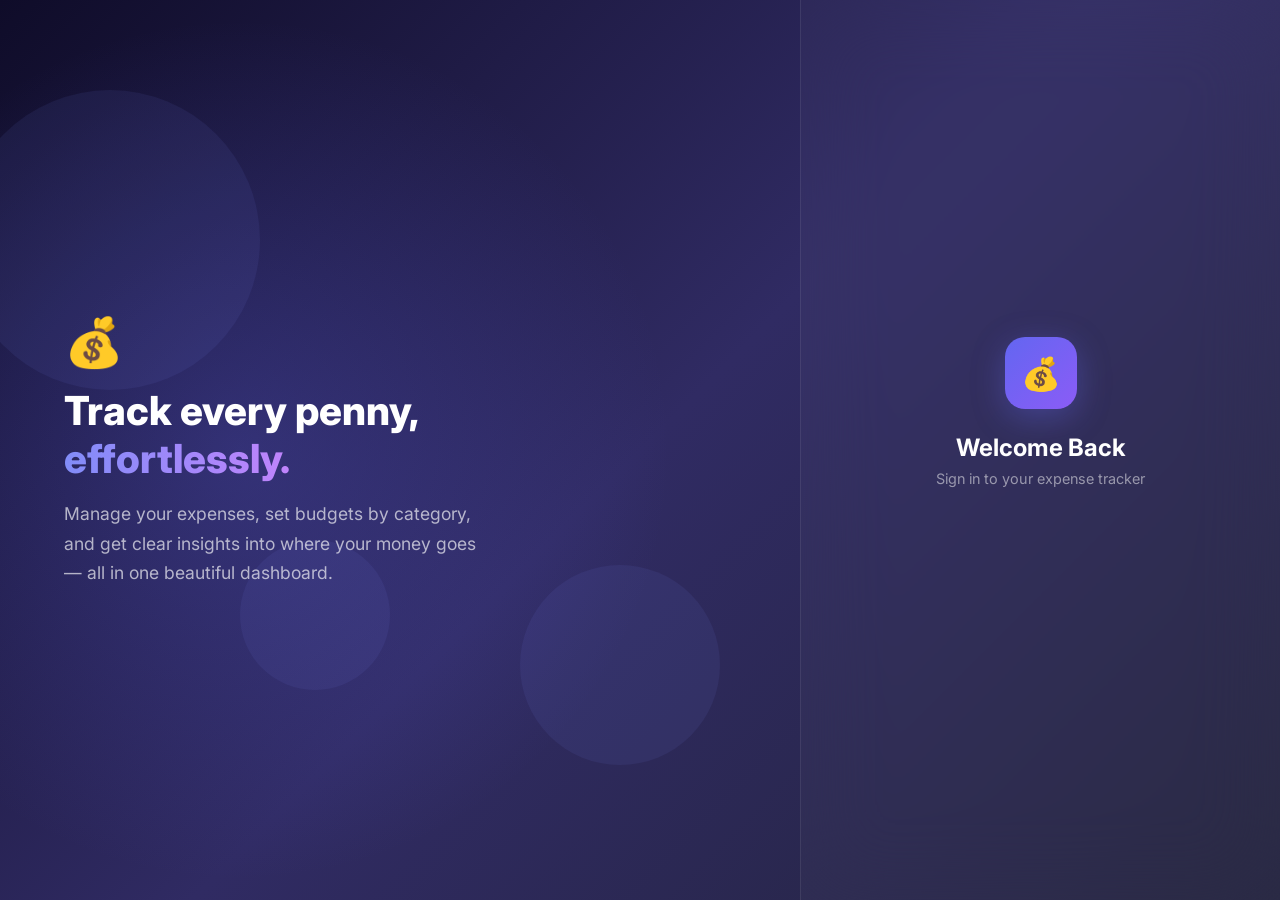
<file: wwwroot/index.html>
<!DOCTYPE html>
<html lang="en">
<head>
    <meta charset="UTF-8" />
    <meta name="viewport" content="width=device-width, initial-scale=1.0" />
    <title>Expense Tracker – Sign In</title>
    <script src="https://accounts.google.com/gsi/client" async defer></script>
    <link rel="preconnect" href="https://fonts.googleapis.com" />
    <link rel="preconnect" href="https://fonts.gstatic.com" crossorigin />
    <link href="https://fonts.googleapis.com/css2?family=Inter:wght@300;400;500;600;700;800&display=swap" rel="stylesheet" />
    <style>
        *, *::before, *::after { box-sizing: border-box; margin: 0; padding: 0; }

        body {
            font-family: 'Inter', system-ui, -apple-system, sans-serif;
            min-height: 100vh;
            display: flex;
            background: linear-gradient(135deg, #0f0c29 0%, #302b63 50%, #24243e 100%);
            overflow: hidden;
        }

        .brand-panel {
            flex: 1;
            display: flex;
            flex-direction: column;
            justify-content: center;
            padding: 4rem;
            color: #fff;
            position: relative;
        }

        .brand-panel::before {
            content: '';
            position: absolute;
            inset: 0;
            background: radial-gradient(circle at 30% 50%, rgba(99, 102, 241, .25) 0%, transparent 60%);
            pointer-events: none;
        }

        .brand-logo { font-size: 3rem; margin-bottom: 1rem; z-index: 1; }

        .brand-panel h1 {
            font-size: 2.5rem; font-weight: 800; line-height: 1.2;
            margin-bottom: 1rem; z-index: 1;
        }

        .brand-panel h1 span {
            background: linear-gradient(90deg, #818cf8, #c084fc);
            -webkit-background-clip: text; -webkit-text-fill-color: transparent;
        }

        .brand-panel p {
            font-size: 1.1rem; color: rgba(255,255,255,.65);
            max-width: 420px; line-height: 1.7; z-index: 1;
        }

        .floating-shapes { position: absolute; inset: 0; pointer-events: none; overflow: hidden; }
        .floating-shapes .shape {
            position: absolute; border-radius: 50%; opacity: .08;
            background: #818cf8; animation: float 8s ease-in-out infinite;
        }
        .shape:nth-child(1) { width: 300px; height: 300px; top: 10%; left: -5%; }
        .shape:nth-child(2) { width: 200px; height: 200px; bottom: 15%; right: 10%; animation-delay: 2s; }
        .shape:nth-child(3) { width: 150px; height: 150px; top: 60%; left: 30%; animation-delay: 4s; }

        @keyframes float {
            0%, 100% { transform: translateY(0) scale(1); }
            50% { transform: translateY(-30px) scale(1.05); }
        }

        .login-panel {
            width: 480px; min-height: 100vh;
            display: flex; align-items: center; justify-content: center;
            background: rgba(255,255,255,.03);
            backdrop-filter: blur(40px);
            border-left: 1px solid rgba(255,255,255,.08);
        }

        .login-card { width: 100%; max-width: 360px; padding: 2rem; text-align: center; }

        .login-card .icon {
            width: 72px; height: 72px; border-radius: 20px;
            background: linear-gradient(135deg, #6366f1, #8b5cf6);
            display: flex; align-items: center; justify-content: center;
            margin: 0 auto 1.5rem; font-size: 2rem;
            box-shadow: 0 8px 32px rgba(99,102,241,.35);
        }

        .login-card h2 { color: #fff; font-size: 1.5rem; font-weight: 700; margin-bottom: .5rem; }
        .login-card .subtitle { color: rgba(255,255,255,.5); font-size: .9rem; margin-bottom: 2rem; }

        #google-btn { display: flex; justify-content: center; min-height: 44px; }

        #result { margin-top: 1.5rem; animation: fadeIn .4s ease; }

        .profile-card {
            background: rgba(255,255,255,.06); border: 1px solid rgba(255,255,255,.1);
            border-radius: 16px; padding: 1.5rem;
            display: flex; align-items: center; gap: 1rem; text-align: left;
        }
        .profile-card img { width: 52px; height: 52px; border-radius: 50%; border: 2px solid rgba(255,255,255,.15); }
        .profile-card .name { color: #fff; font-weight: 600; }
        .profile-card .email { color: rgba(255,255,255,.5); font-size: .85rem; }

        .btn-continue {
            margin-top: 1.25rem; width: 100%; padding: .85rem;
            background: linear-gradient(135deg, #6366f1, #8b5cf6);
            color: #fff; border: none; border-radius: 12px;
            font-size: .95rem; font-weight: 600; cursor: pointer;
            transition: transform .15s, box-shadow .15s; font-family: inherit;
        }
        .btn-continue:hover { transform: translateY(-1px); box-shadow: 0 8px 24px rgba(99,102,241,.4); }

        .btn-signout {
            margin-top: .75rem; background: none;
            border: 1px solid rgba(255,255,255,.15); color: rgba(255,255,255,.5);
            padding: .6rem; width: 100%; border-radius: 12px;
            cursor: pointer; font-size: .85rem; font-family: inherit;
            transition: background .15s, color .15s;
        }
        .btn-signout:hover { background: rgba(255,255,255,.06); color: rgba(255,255,255,.8); }

        .error-msg {
            margin-top: 1rem; color: #f87171; font-size: .85rem;
            background: rgba(248,113,113,.08); border: 1px solid rgba(248,113,113,.15);
            border-radius: 10px; padding: .75rem;
        }

        .hidden { display: none !important; }

        @keyframes fadeIn {
            from { opacity: 0; transform: translateY(8px); }
            to { opacity: 1; transform: translateY(0); }
        }

        @media (max-width: 900px) {
            .brand-panel { display: none; }
            .login-panel { width: 100%; border-left: none; }
        }
    </style>
</head>
<body>
    <div class="brand-panel">
        <div class="floating-shapes">
            <div class="shape"></div>
            <div class="shape"></div>
            <div class="shape"></div>
        </div>
        <div class="brand-logo">💰</div>
        <h1>Track every penny,<br/><span>effortlessly.</span></h1>
        <p>Manage your expenses, set budgets by category, and get clear insights into where your money goes — all in one beautiful dashboard.</p>
    </div>

    <div class="login-panel">
        <div class="login-card">
            <div class="icon">💰</div>
            <h2>Welcome Back</h2>
            <p class="subtitle">Sign in to your expense tracker</p>

            <div id="google-btn"></div>

            <div id="result" class="hidden">
                <div class="profile-card" id="profile"></div>
                <button class="btn-continue" onclick="goToDashboard()">Open Dashboard →</button>
                <button class="btn-signout" onclick="logout()">Sign out</button>
            </div>

            <p id="error" class="error-msg hidden"></p>
        </div>
    </div>

    <script>
        const GOOGLE_CLIENT_ID = '1007389871211-0f700ibkggf619d0f88725grj4s0ofes.apps.googleusercontent.com';
        const API_BASE = window.location.origin;

        (function checkSession() {
            const token = localStorage.getItem('et_token');
            if (token) window.location.href = 'dashboard.html';
        })();

        function handleCredentialResponse(response) {
            hideError();
            fetch(`${API_BASE}/api/auth/google`, {
                method: 'POST',
                headers: { 'Content-Type': 'application/json' },
                body: JSON.stringify({ idToken: response.credential })
            })
            .then(res => { if (!res.ok) throw new Error(`Authentication failed (${res.status})`); return res.json(); })
            .then(data => {
                localStorage.setItem('et_token', data.accessToken);
                localStorage.setItem('et_user', JSON.stringify({ name: data.name, email: data.email, picture: data.pictureUrl }));
                showProfile(data);
            })
            .catch(err => showError(err.message));
        }

        function showProfile(data) {
            document.getElementById('google-btn').classList.add('hidden');
            const pic = data.pictureUrl
                ? `<img src="${data.pictureUrl}" alt="" />`
                : `<div style="width:52px;height:52px;border-radius:50%;background:linear-gradient(135deg,#6366f1,#8b5cf6);display:flex;align-items:center;justify-content:center;color:#fff;font-weight:700;font-size:1.2rem">${data.name[0]}</div>`;
            document.getElementById('profile').innerHTML = `${pic}<div><div class="name">${data.name}</div><div class="email">${data.email}</div></div>`;
            document.getElementById('result').classList.remove('hidden');
        }

        function goToDashboard() { window.location.href = 'dashboard.html'; }

        function logout() {
            localStorage.removeItem('et_token');
            localStorage.removeItem('et_user');
            document.getElementById('result').classList.add('hidden');
            document.getElementById('google-btn').classList.remove('hidden');
            google.accounts.id.disableAutoSelect();
        }

        function showError(msg) { const el = document.getElementById('error'); el.textContent = msg; el.classList.remove('hidden'); }
        function hideError() { document.getElementById('error').classList.add('hidden'); }

        window.onload = () => {
            google.accounts.id.initialize({ client_id: GOOGLE_CLIENT_ID, callback: handleCredentialResponse });
            google.accounts.id.renderButton(document.getElementById('google-btn'), { theme: 'filled_black', size: 'large', text: 'signin_with', shape: 'pill', width: 300 });
        };
    </script>
</body>
</html>
</file>
